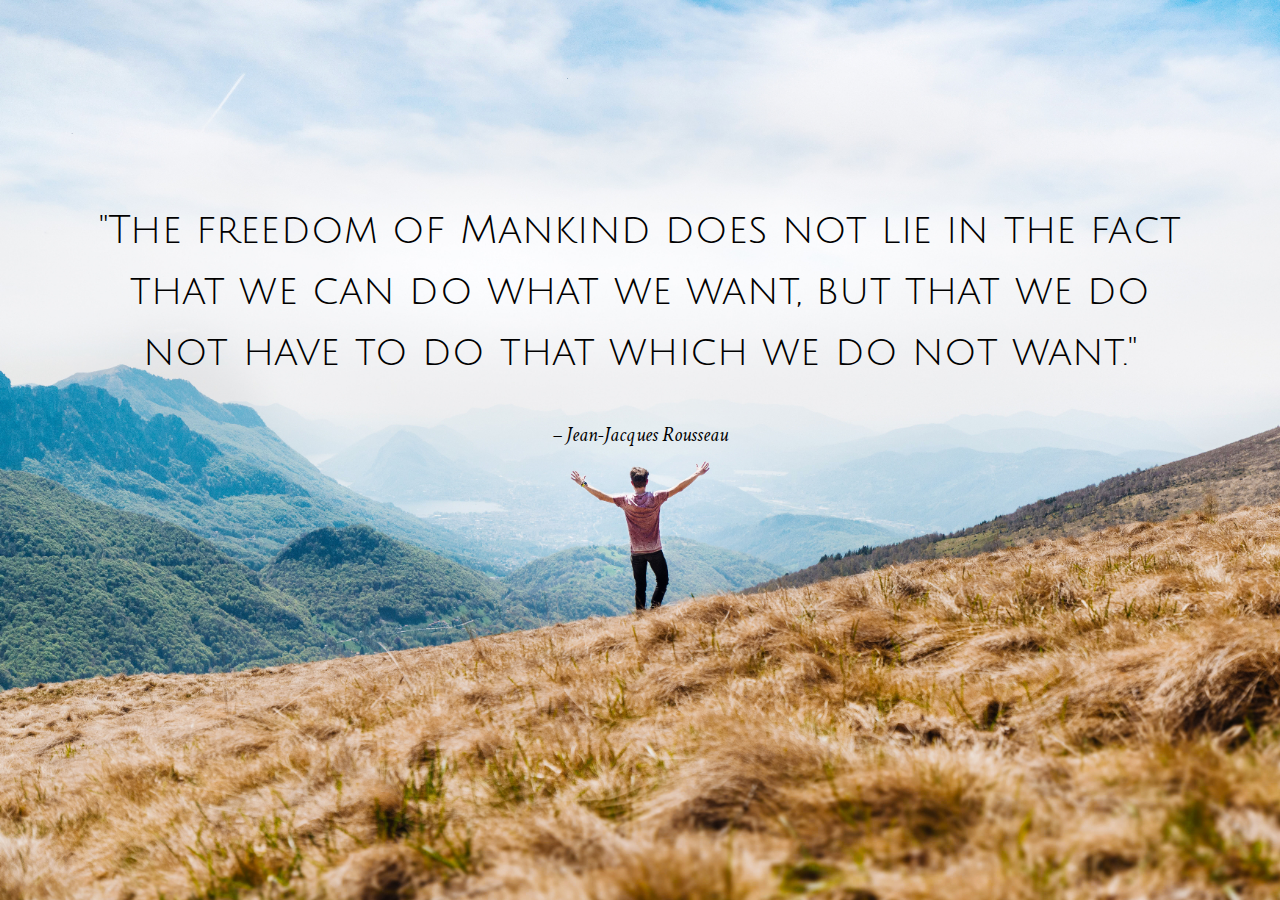
<file: index.html>
<!DOCTYPE html>
<html>
  <head>
    <meta charset="utf-8">
    <meta name="viewport" content="width=device-width, initial-scale=1">
    <link rel="stylesheet" type="text/css" href="main.css">
    <link href="https://fonts.googleapis.com/css2?family=Crimson+Text&family=Julius+Sans+One&display=swap" rel="stylesheet">
    <title></title>
  </head>
  
  <body>
    
    <div class="wrapper">
      <p class=" quote">"The freedom of Mankind does not lie in the fact that we can do what we want, but that we do not have to do that which we do not want."</p>
      <p class="author">– Jean-Jacques Rousseau</p>
    </div>    
    
  </body>
</html>
</file>
<file: main.css>
body {
  background-image: url('assets/freedom.jpg');
  background-repeat: no-repeat;
  background-attachment:fixed;
  background-size:cover;
  background-position:center;
}

.wrapper {
  text-align: center;
  margin: 105px 6vw 0 6vw;
}

.quote {
  font-family: 'Julius Sans One', sans-serif;
  font-size: 2.5rem;
  line-height: 3.8rem;
  letter-spacing: 0.01rem;
}

.author {
  font-family: 'Crimson Text', serif;
  font-size: 1.25rem;
  font-style: italic;
  margin-top: 40px;
}

ul {
  list-style-type: none;
}

li {
  display: inline-block;
  margin: 0 10px;
}

a {
  text-decoration: none;
  color: black;
  font-size: 1rem;
}

a:hover {
  text-shadow: 3px 3px 3px grey;
}

@media screen and (max-width: 600px)
{
  .quote {
    font-size: 1.7rem;
  }
  
  .author {
    font-size: 0.9rem;
  }
}

@media screen and (min-width: 1000px)
{
.wrapper {
  margin: 200px 6vw 0 6vw;
  }
}
</file>
